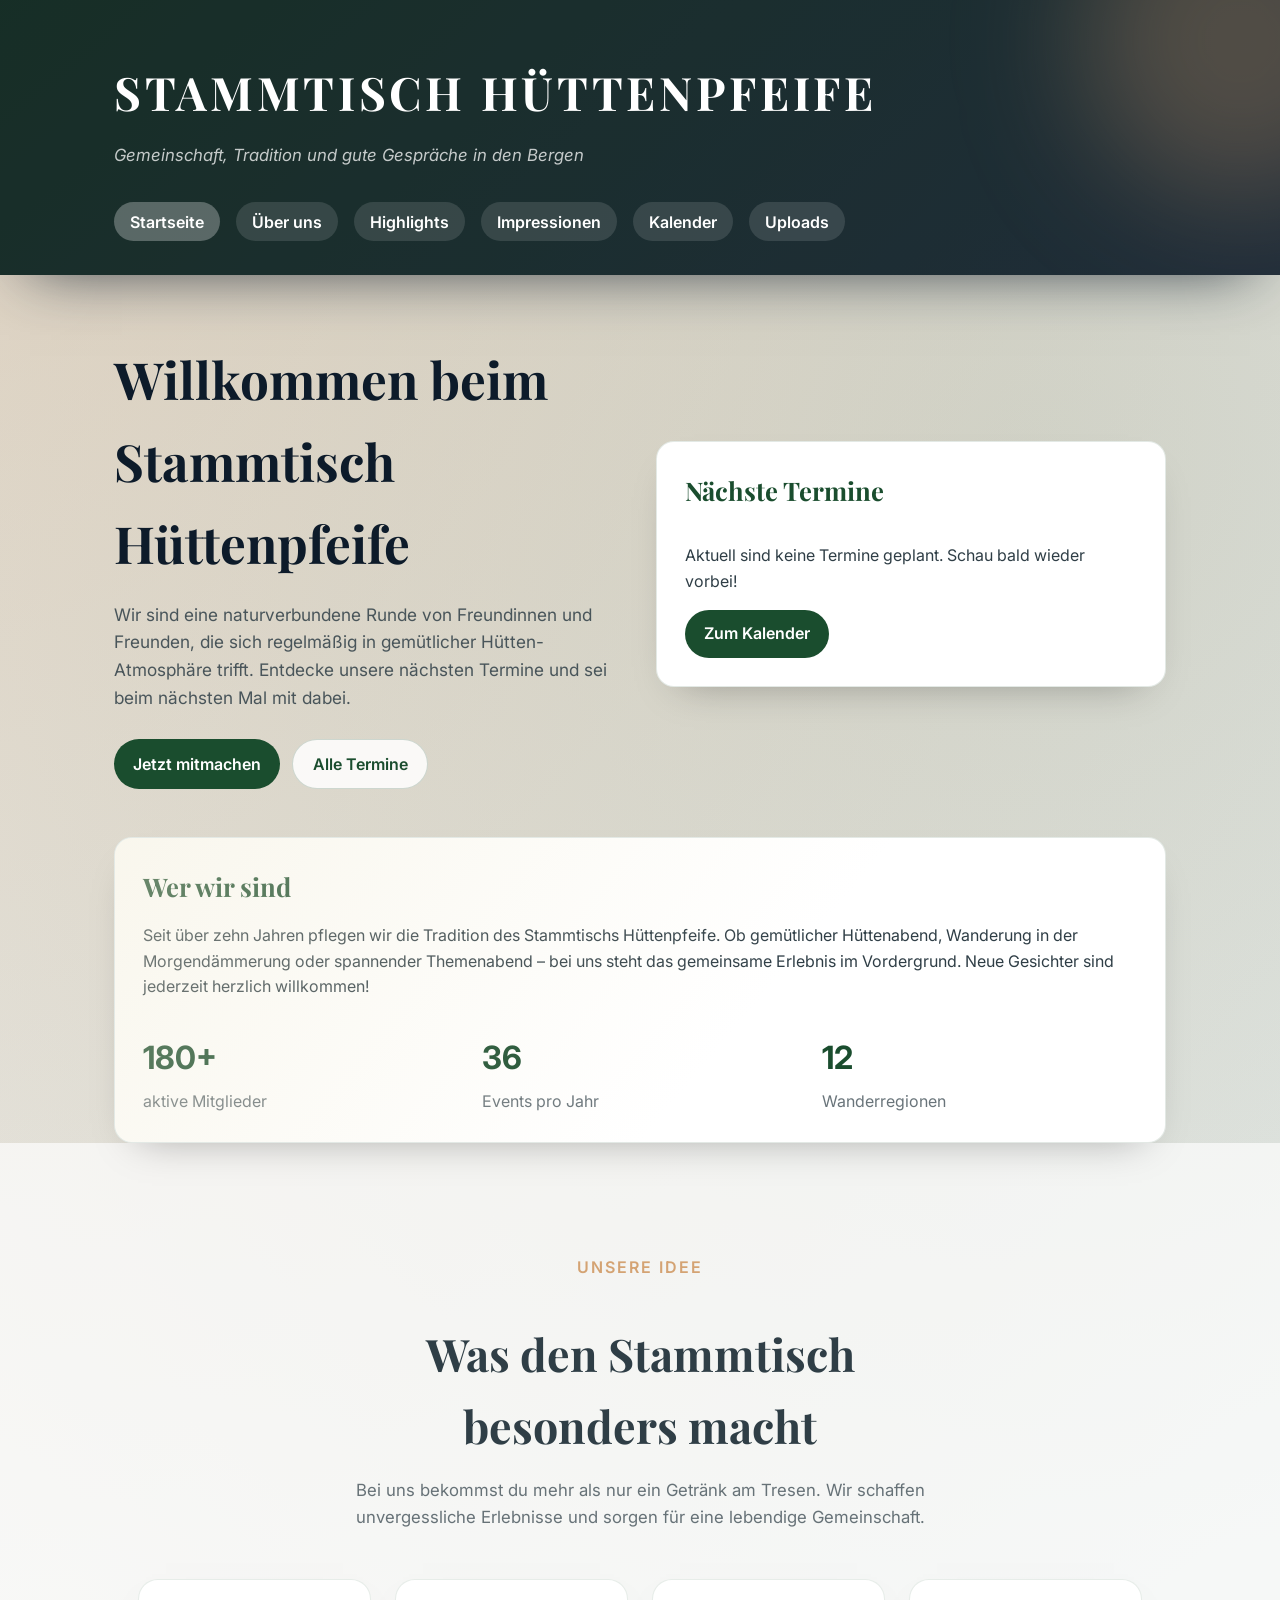
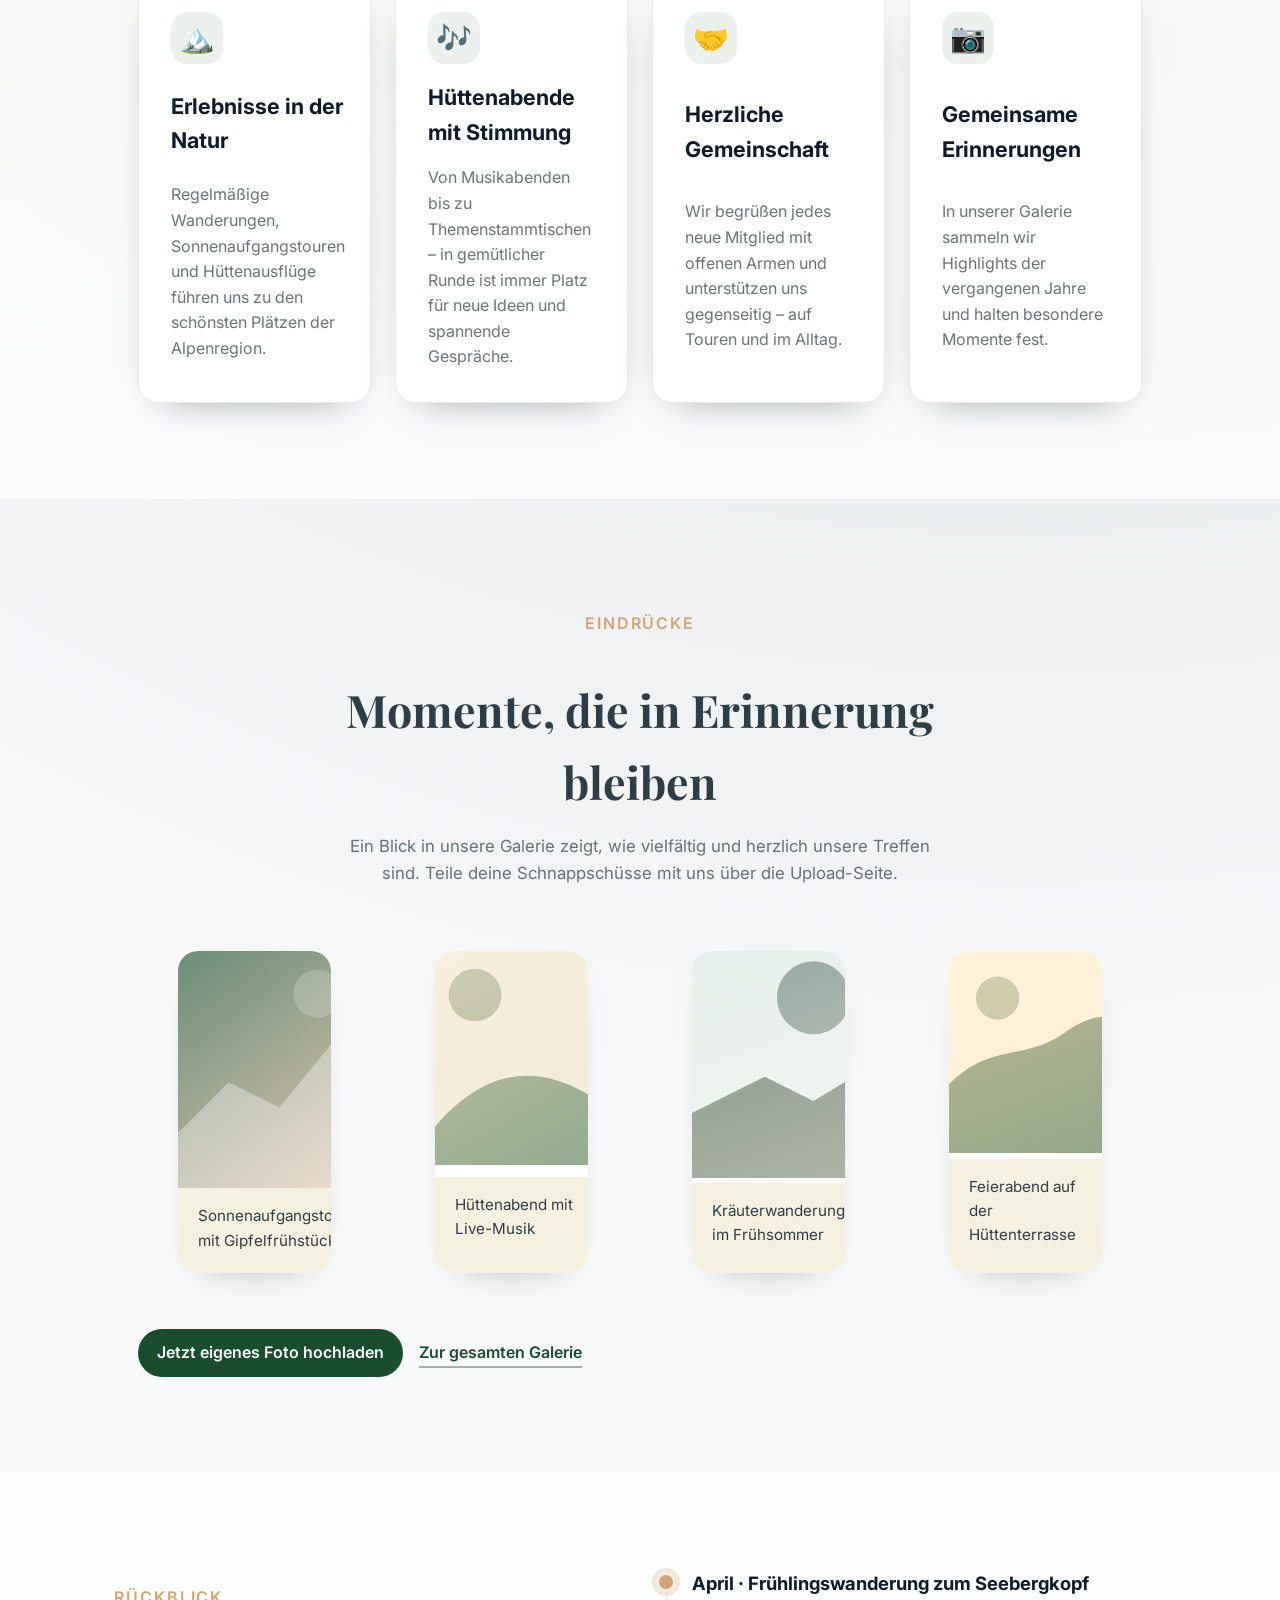
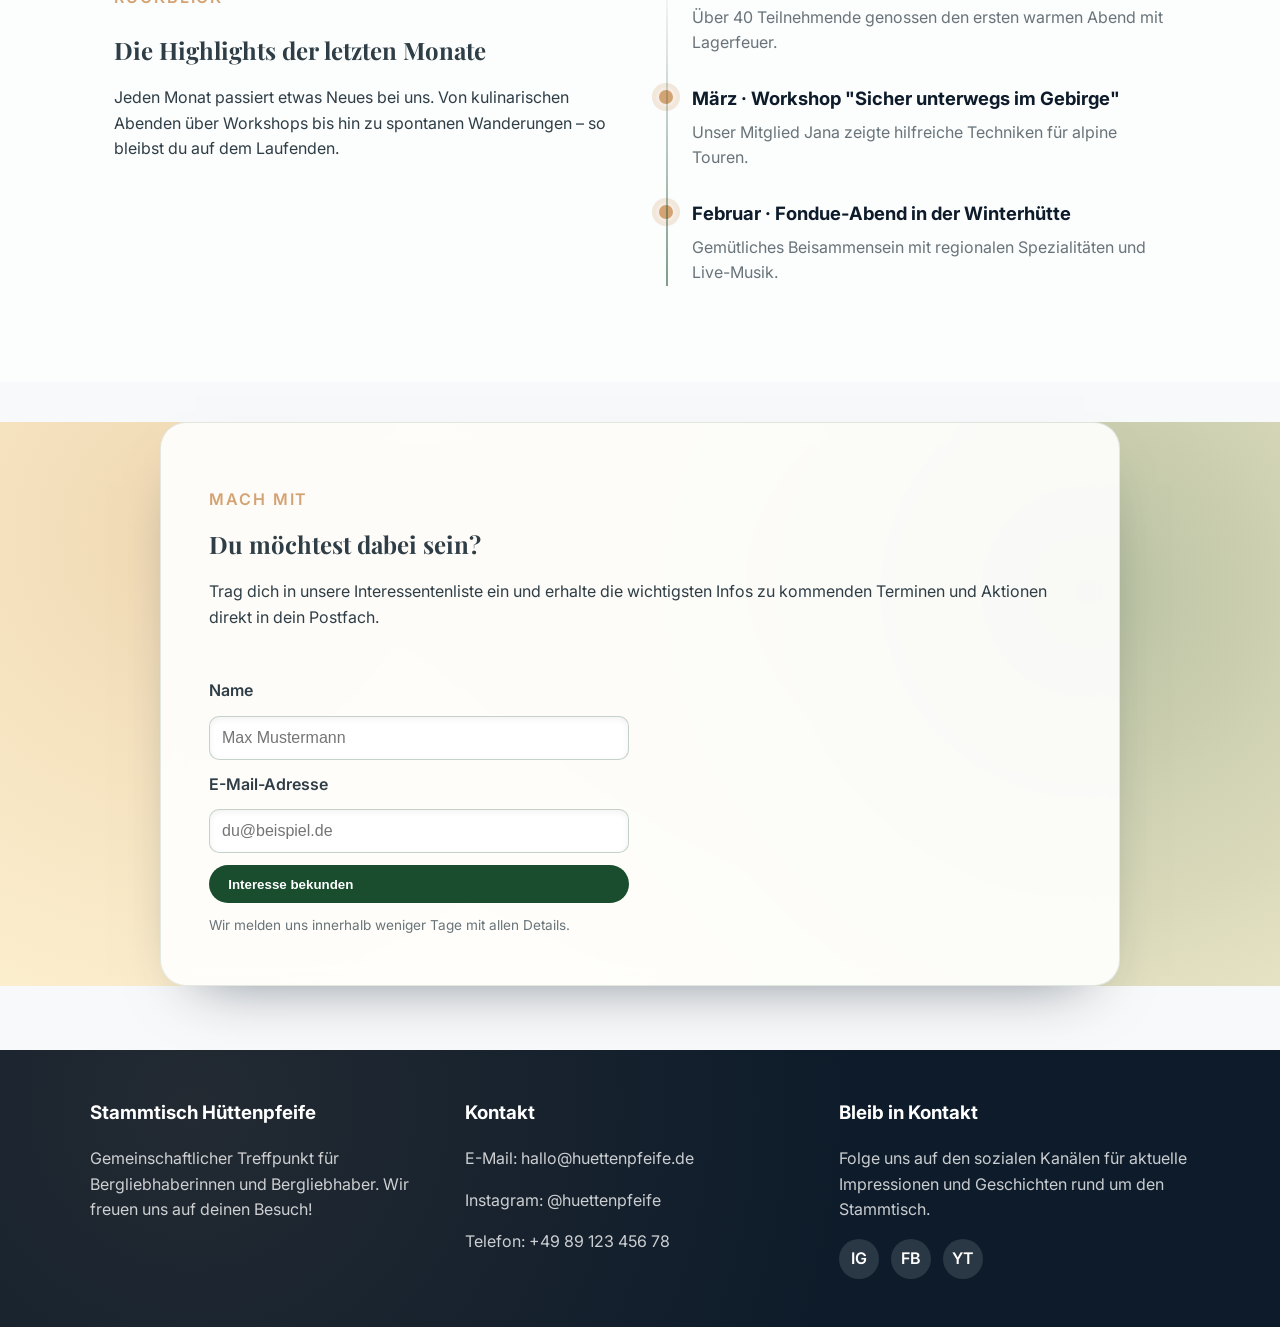
<file: index.html>
<!DOCTYPE html>
<html lang="de">
  <head>
    <meta charset="utf-8" />
    <meta name="viewport" content="width=device-width, initial-scale=1" />
    <title>Stammtisch Hüttenpfeife</title>
    <link
      rel="preconnect"
      href="https://fonts.googleapis.com"
    />
    <link
      rel="preconnect"
      href="https://fonts.gstatic.com"
      crossorigin
    />
    <link
      href="https://fonts.googleapis.com/css2?family=Inter:wght@400;500;600;700&family=Playfair+Display:wght@600;700&display=swap"
      rel="stylesheet"
    />
    <link rel="stylesheet" href="assets/css/styles.css" />
  </head>
  <body>
    <header>
      <div class="container">
        <div>
          <div class="logo">Stammtisch Hüttenpfeife</div>
          <p class="tagline">Gemeinschaft, Tradition und gute Gespräche in den Bergen</p>
        </div>
        <nav>
          <ul>
            <li><a class="active" href="#start">Startseite</a></li>
            <li><a href="#ueber-uns">Über uns</a></li>
            <li><a href="#highlights">Highlights</a></li>
            <li><a href="#impressionen">Impressionen</a></li>
            <li><a href="kalender.html">Kalender</a></li>
            <li><a href="upload.html">Uploads</a></li>
          </ul>
        </nav>
      </div>
    </header>

    <main id="start">
      <div class="container">
        <section class="hero">
          <div class="hero-text">
            <h1>Willkommen beim Stammtisch Hüttenpfeife</h1>
            <p>
              Wir sind eine naturverbundene Runde von Freundinnen und Freunden, die
              sich regelmäßig in gemütlicher Hütten-Atmosphäre trifft. Entdecke
              unsere nächsten Termine und sei beim nächsten Mal mit dabei.
            </p>
            <div class="hero-actions">
              <a class="button" href="#mitglied-werden">Jetzt mitmachen</a>
              <a class="button button-secondary" href="kalender.html">Alle Termine</a>
            </div>
          </div>
          <div class="card">
            <h2>Nächste Termine</h2>
            <div class="events-list" aria-live="polite">
              <p>Termine werden geladen …</p>
            </div>
            <a class="button" href="kalender.html">Zum Kalender</a>
          </div>
        </section>

        <section id="ueber-uns" class="card focus-card">
          <h2>Wer wir sind</h2>
          <p>
            Seit über zehn Jahren pflegen wir die Tradition des Stammtischs
            Hüttenpfeife. Ob gemütlicher Hüttenabend, Wanderung in der Morgendämmerung
            oder spannender Themenabend – bei uns steht das gemeinsame Erlebnis im
            Vordergrund. Neue Gesichter sind jederzeit herzlich willkommen!
          </p>
          <div class="stats-grid" aria-label="Stammtisch in Zahlen">
            <div>
              <span class="stat-number">180+</span>
              <span class="stat-label">aktive Mitglieder</span>
            </div>
            <div>
              <span class="stat-number">36</span>
              <span class="stat-label">Events pro Jahr</span>
            </div>
            <div>
              <span class="stat-number">12</span>
              <span class="stat-label">Wanderregionen</span>
            </div>
          </div>
        </section>
      </div>

      <section id="highlights" class="section section-alt">
        <div class="container">
          <div class="section-header">
            <p class="eyebrow">Unsere Idee</p>
            <h2>Was den Stammtisch besonders macht</h2>
            <p class="section-lead">
              Bei uns bekommst du mehr als nur ein Getränk am Tresen. Wir schaffen
              unvergessliche Erlebnisse und sorgen für eine lebendige Gemeinschaft.
            </p>
          </div>
          <div class="feature-grid">
            <article class="feature-card">
              <div class="feature-icon" aria-hidden="true">🏔️</div>
              <h3>Erlebnisse in der Natur</h3>
              <p>
                Regelmäßige Wanderungen, Sonnenaufgangstouren und Hüttenausflüge führen uns
                zu den schönsten Plätzen der Alpenregion.
              </p>
            </article>
            <article class="feature-card">
              <div class="feature-icon" aria-hidden="true">🎶</div>
              <h3>Hüttenabende mit Stimmung</h3>
              <p>
                Von Musikabenden bis zu Themenstammtischen – in gemütlicher Runde ist immer
                Platz für neue Ideen und spannende Gespräche.
              </p>
            </article>
            <article class="feature-card">
              <div class="feature-icon" aria-hidden="true">🤝</div>
              <h3>Herzliche Gemeinschaft</h3>
              <p>
                Wir begrüßen jedes neue Mitglied mit offenen Armen und unterstützen uns
                gegenseitig – auf Touren und im Alltag.
              </p>
            </article>
            <article class="feature-card">
              <div class="feature-icon" aria-hidden="true">📷</div>
              <h3>Gemeinsame Erinnerungen</h3>
              <p>
                In unserer Galerie sammeln wir Highlights der vergangenen Jahre und halten
                besondere Momente fest.
              </p>
            </article>
          </div>
        </div>
      </section>

      <section id="impressionen" class="section">
        <div class="container">
          <div class="section-header">
            <p class="eyebrow">Eindrücke</p>
            <h2>Momente, die in Erinnerung bleiben</h2>
            <p class="section-lead">
              Ein Blick in unsere Galerie zeigt, wie vielfältig und herzlich unsere Treffen
              sind. Teile deine Schnappschüsse mit uns über die Upload-Seite.
            </p>
          </div>
          <div class="masonry">
            <figure class="masonry-item">
              <div class="masonry-photo" role="img" aria-label="Gruppe beim Sonnenaufgang in den Bergen"></div>
              <figcaption>Sonnenaufgangstour mit Gipfelfrühstück</figcaption>
            </figure>
            <figure class="masonry-item">
              <div class="masonry-photo" role="img" aria-label="Gemütlicher Hüttenabend"></div>
              <figcaption>Hüttenabend mit Live-Musik</figcaption>
            </figure>
            <figure class="masonry-item">
              <div class="masonry-photo" role="img" aria-label="Wandergruppe im Wald"></div>
              <figcaption>Kräuterwanderung im Frühsommer</figcaption>
            </figure>
            <figure class="masonry-item">
              <div class="masonry-photo" role="img" aria-label="Freunde stoßen an"></div>
              <figcaption>Feierabend auf der Hüttenterrasse</figcaption>
            </figure>
          </div>
          <div class="section-cta">
            <a class="button" href="upload.html">Jetzt eigenes Foto hochladen</a>
            <a class="link" href="upload.html#galerie">Zur gesamten Galerie</a>
          </div>
        </div>
      </section>

      <section class="section section-alt">
        <div class="container timeline">
          <div class="timeline-info">
            <p class="eyebrow">Rückblick</p>
            <h2>Die Highlights der letzten Monate</h2>
            <p>
              Jeden Monat passiert etwas Neues bei uns. Von kulinarischen Abenden über
              Workshops bis hin zu spontanen Wanderungen – so bleibst du auf dem Laufenden.
            </p>
          </div>
          <ol class="timeline-list">
            <li>
              <div class="timeline-dot" aria-hidden="true"></div>
              <div>
                <h3>April · Frühlingswanderung zum Seebergkopf</h3>
                <p>Über 40 Teilnehmende genossen den ersten warmen Abend mit Lagerfeuer.</p>
              </div>
            </li>
            <li>
              <div class="timeline-dot" aria-hidden="true"></div>
              <div>
                <h3>März · Workshop "Sicher unterwegs im Gebirge"</h3>
                <p>Unser Mitglied Jana zeigte hilfreiche Techniken für alpine Touren.</p>
              </div>
            </li>
            <li>
              <div class="timeline-dot" aria-hidden="true"></div>
              <div>
                <h3>Februar · Fondue-Abend in der Winterhütte</h3>
                <p>Gemütliches Beisammensein mit regionalen Spezialitäten und Live-Musik.</p>
              </div>
            </li>
          </ol>
        </div>
      </section>

      <section id="mitglied-werden" class="section section-cta">
        <div class="container join-card">
          <div>
            <p class="eyebrow">Mach mit</p>
            <h2>Du möchtest dabei sein?</h2>
            <p>
              Trag dich in unsere Interessentenliste ein und erhalte die wichtigsten Infos
              zu kommenden Terminen und Aktionen direkt in dein Postfach.
            </p>
          </div>
          <form class="join-form">
            <label for="join-name">Name</label>
            <input id="join-name" name="name" type="text" placeholder="Max Mustermann" required />
            <label for="join-email">E-Mail-Adresse</label>
            <input id="join-email" name="email" type="email" placeholder="du@beispiel.de" required />
            <button class="button" type="submit">Interesse bekunden</button>
            <p class="form-hint">Wir melden uns innerhalb weniger Tage mit allen Details.</p>
          </form>
        </div>
      </section>
    </main>

    <footer>
      <div class="container footer-grid">
        <div>
          <h3>Stammtisch Hüttenpfeife</h3>
          <p>
            Gemeinschaftlicher Treffpunkt für Bergliebhaberinnen und Bergliebhaber.
            Wir freuen uns auf deinen Besuch!
          </p>
        </div>
        <div>
          <h3>Kontakt</h3>
          <p>E-Mail: <a href="mailto:hallo@huettenpfeife.de">hallo@huettenpfeife.de</a></p>
          <p>Instagram: <a href="https://instagram.com/huettenpfeife">@huettenpfeife</a></p>
          <p>Telefon: <a href="tel:+498912345678">+49 89 123 456 78</a></p>
        </div>
        <div>
          <h3>Bleib in Kontakt</h3>
          <p>
            Folge uns auf den sozialen Kanälen für aktuelle Impressionen und
            Geschichten rund um den Stammtisch.
          </p>
          <div class="social-links">
            <a href="https://instagram.com/huettenpfeife" aria-label="Instagram">
              <span>IG</span>
            </a>
            <a href="https://facebook.com/huettenpfeife" aria-label="Facebook">
              <span>FB</span>
            </a>
            <a href="https://youtube.com/huettenpfeife" aria-label="YouTube">
              <span>YT</span>
            </a>
          </div>
        </div>
      </div>
    </footer>

    <script type="module" src="assets/js/home.js"></script>
  </body>
</html>
</file>
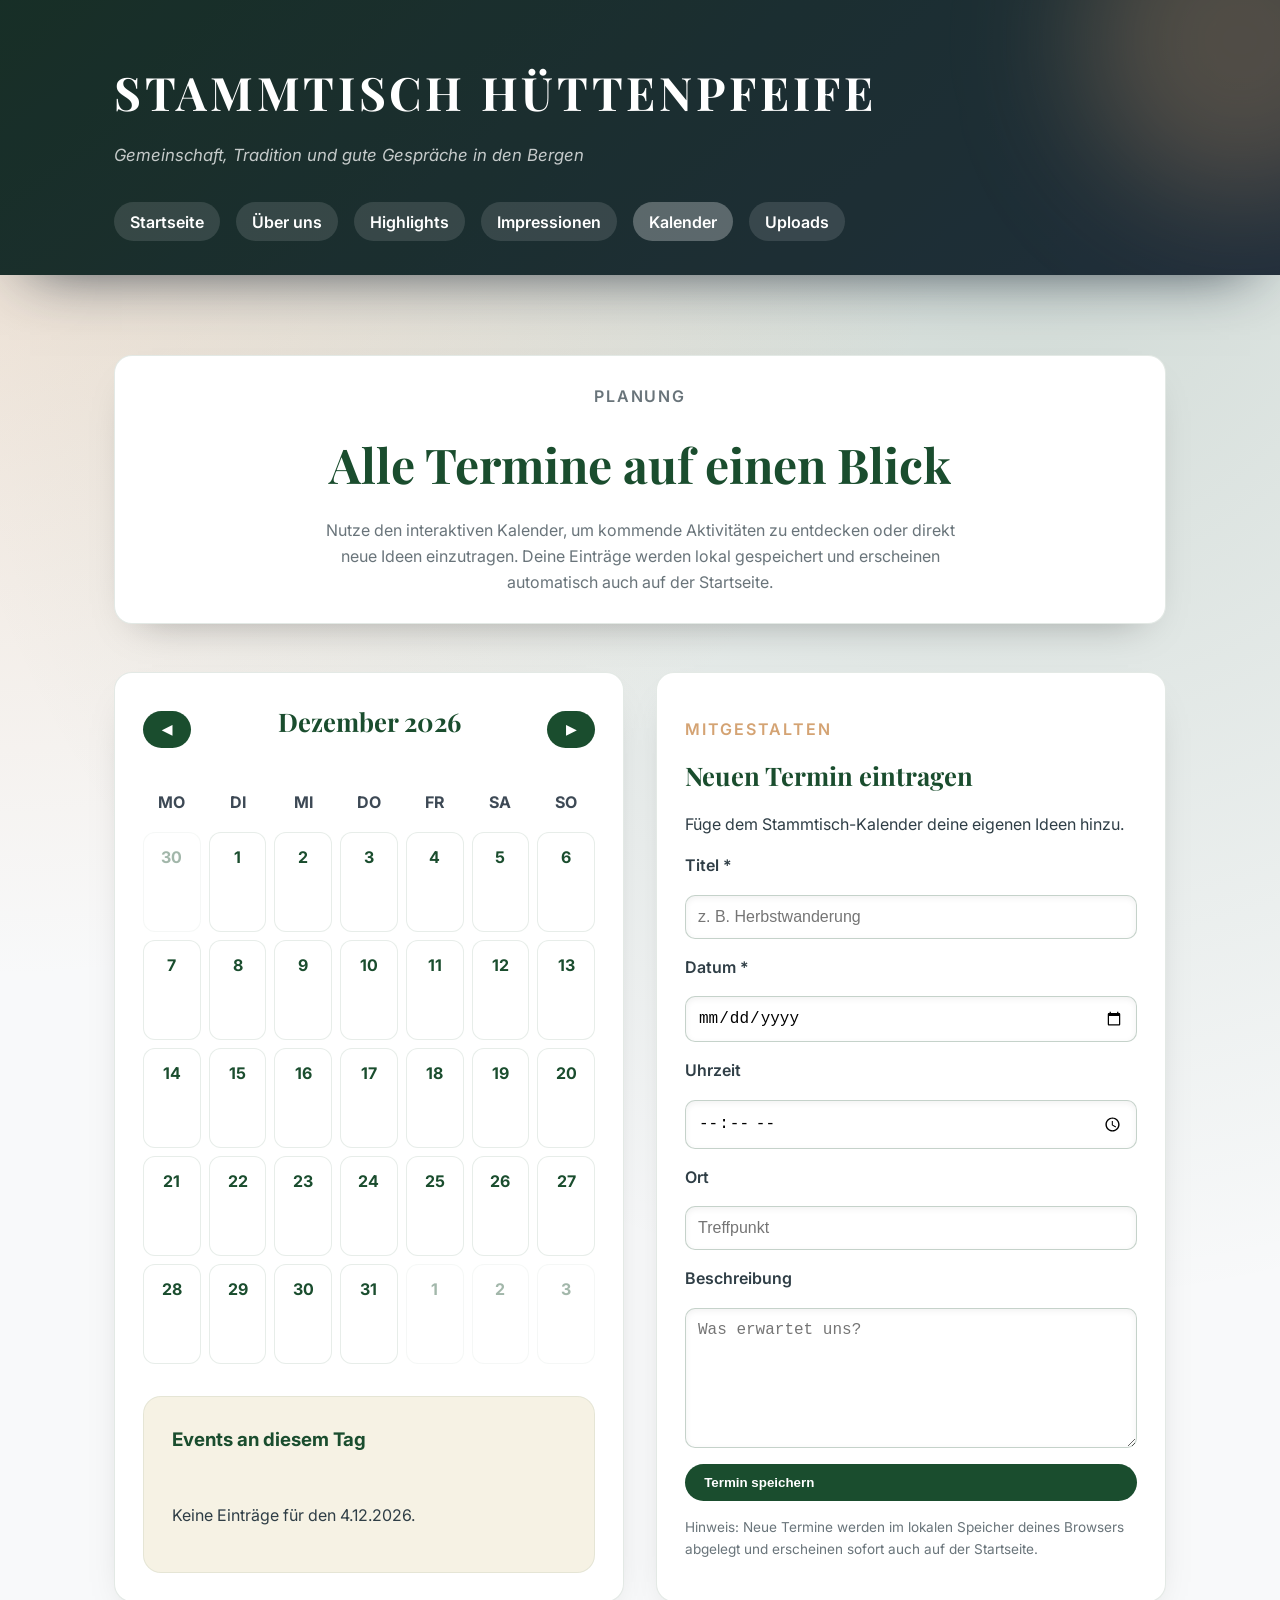
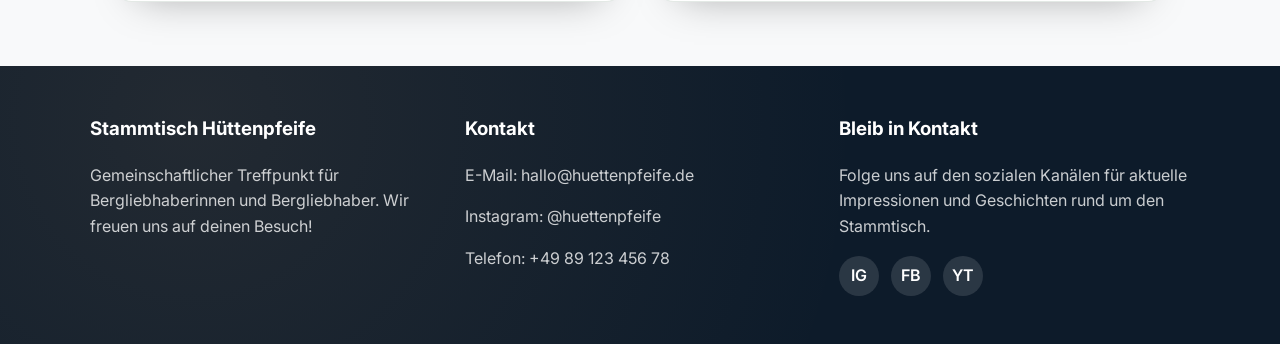
<file: kalender.html>
<!DOCTYPE html>
<html lang="de">
  <head>
    <meta charset="utf-8" />
    <meta name="viewport" content="width=device-width, initial-scale=1" />
    <title>Event-Kalender · Stammtisch Hüttenpfeife</title>
    <link rel="preconnect" href="https://fonts.googleapis.com" />
    <link rel="preconnect" href="https://fonts.gstatic.com" crossorigin />
    <link
      href="https://fonts.googleapis.com/css2?family=Inter:wght@400;500;600;700&family=Playfair+Display:wght@600;700&display=swap"
      rel="stylesheet"
    />
    <link rel="stylesheet" href="assets/css/styles.css" />
  </head>
  <body>
    <header>
      <div class="container">
        <div>
          <div class="logo">Stammtisch Hüttenpfeife</div>
          <p class="tagline">Gemeinschaft, Tradition und gute Gespräche in den Bergen</p>
        </div>
        <nav>
          <ul>
            <li><a href="index.html#start">Startseite</a></li>
            <li><a href="index.html#ueber-uns">Über uns</a></li>
            <li><a href="index.html#highlights">Highlights</a></li>
            <li><a href="index.html#impressionen">Impressionen</a></li>
            <li><a class="active" href="kalender.html">Kalender</a></li>
            <li><a href="upload.html">Uploads</a></li>
          </ul>
        </nav>
      </div>
    </header>

    <main>
      <div class="container">
        <section class="card intro-card">
          <p class="eyebrow">Planung</p>
          <h1>Alle Termine auf einen Blick</h1>
          <p>
            Nutze den interaktiven Kalender, um kommende Aktivitäten zu entdecken oder direkt
            neue Ideen einzutragen. Deine Einträge werden lokal gespeichert und erscheinen
            automatisch auch auf der Startseite.
          </p>
        </section>

        <div class="calendar-layout">
          <section class="card">
            <div class="calendar-controls">
              <button id="prev-month" class="button" type="button" aria-label="Vorheriger Monat">◀︎</button>
              <h2 id="month-label" class="calendar-title" aria-live="polite"></h2>
              <button id="next-month" class="button" type="button" aria-label="Nächster Monat">▶︎</button>
            </div>
            <div class="calendar-grid" role="grid" aria-live="polite"></div>
            <div class="card day-events">
              <h3>Events an diesem Tag</h3>
              <div class="event-list" aria-live="polite"></div>
            </div>
          </section>

          <section class="card">
            <p class="eyebrow">Mitgestalten</p>
            <h2>Neuen Termin eintragen</h2>
            <p>Füge dem Stammtisch-Kalender deine eigenen Ideen hinzu.</p>
            <form id="event-form">
              <label for="title">Titel *</label>
              <input id="title" name="title" type="text" required placeholder="z. B. Herbstwanderung" />

              <label for="date">Datum *</label>
              <input id="date" name="date" type="date" required />

              <label for="time">Uhrzeit</label>
              <input id="time" name="time" type="time" />

              <label for="location">Ort</label>
              <input id="location" name="location" type="text" placeholder="Treffpunkt" />

              <label for="description">Beschreibung</label>
              <textarea id="description" name="description" rows="3" placeholder="Was erwartet uns?"></textarea>

              <button class="button" type="submit">Termin speichern</button>
            </form>
            <p class="form-hint" style="margin-top: 1rem;">
              Hinweis: Neue Termine werden im lokalen Speicher deines Browsers abgelegt und
              erscheinen sofort auch auf der Startseite.
            </p>
          </section>
        </div>
      </div>
    </main>

    <footer>
      <div class="container footer-grid">
        <div>
          <h3>Stammtisch Hüttenpfeife</h3>
          <p>
            Gemeinschaftlicher Treffpunkt für Bergliebhaberinnen und Bergliebhaber. Wir freuen
            uns auf deinen Besuch!
          </p>
        </div>
        <div>
          <h3>Kontakt</h3>
          <p>E-Mail: <a href="mailto:hallo@huettenpfeife.de">hallo@huettenpfeife.de</a></p>
          <p>Instagram: <a href="https://instagram.com/huettenpfeife">@huettenpfeife</a></p>
          <p>Telefon: <a href="tel:+498912345678">+49 89 123 456 78</a></p>
        </div>
        <div>
          <h3>Bleib in Kontakt</h3>
          <p>
            Folge uns auf den sozialen Kanälen für aktuelle Impressionen und Geschichten rund um
            den Stammtisch.
          </p>
          <div class="social-links">
            <a href="https://instagram.com/huettenpfeife" aria-label="Instagram"><span>IG</span></a>
            <a href="https://facebook.com/huettenpfeife" aria-label="Facebook"><span>FB</span></a>
            <a href="https://youtube.com/huettenpfeife" aria-label="YouTube"><span>YT</span></a>
          </div>
        </div>
      </div>
    </footer>

    <script type="module" src="assets/js/calendar.js"></script>
  </body>
</html>
</file>
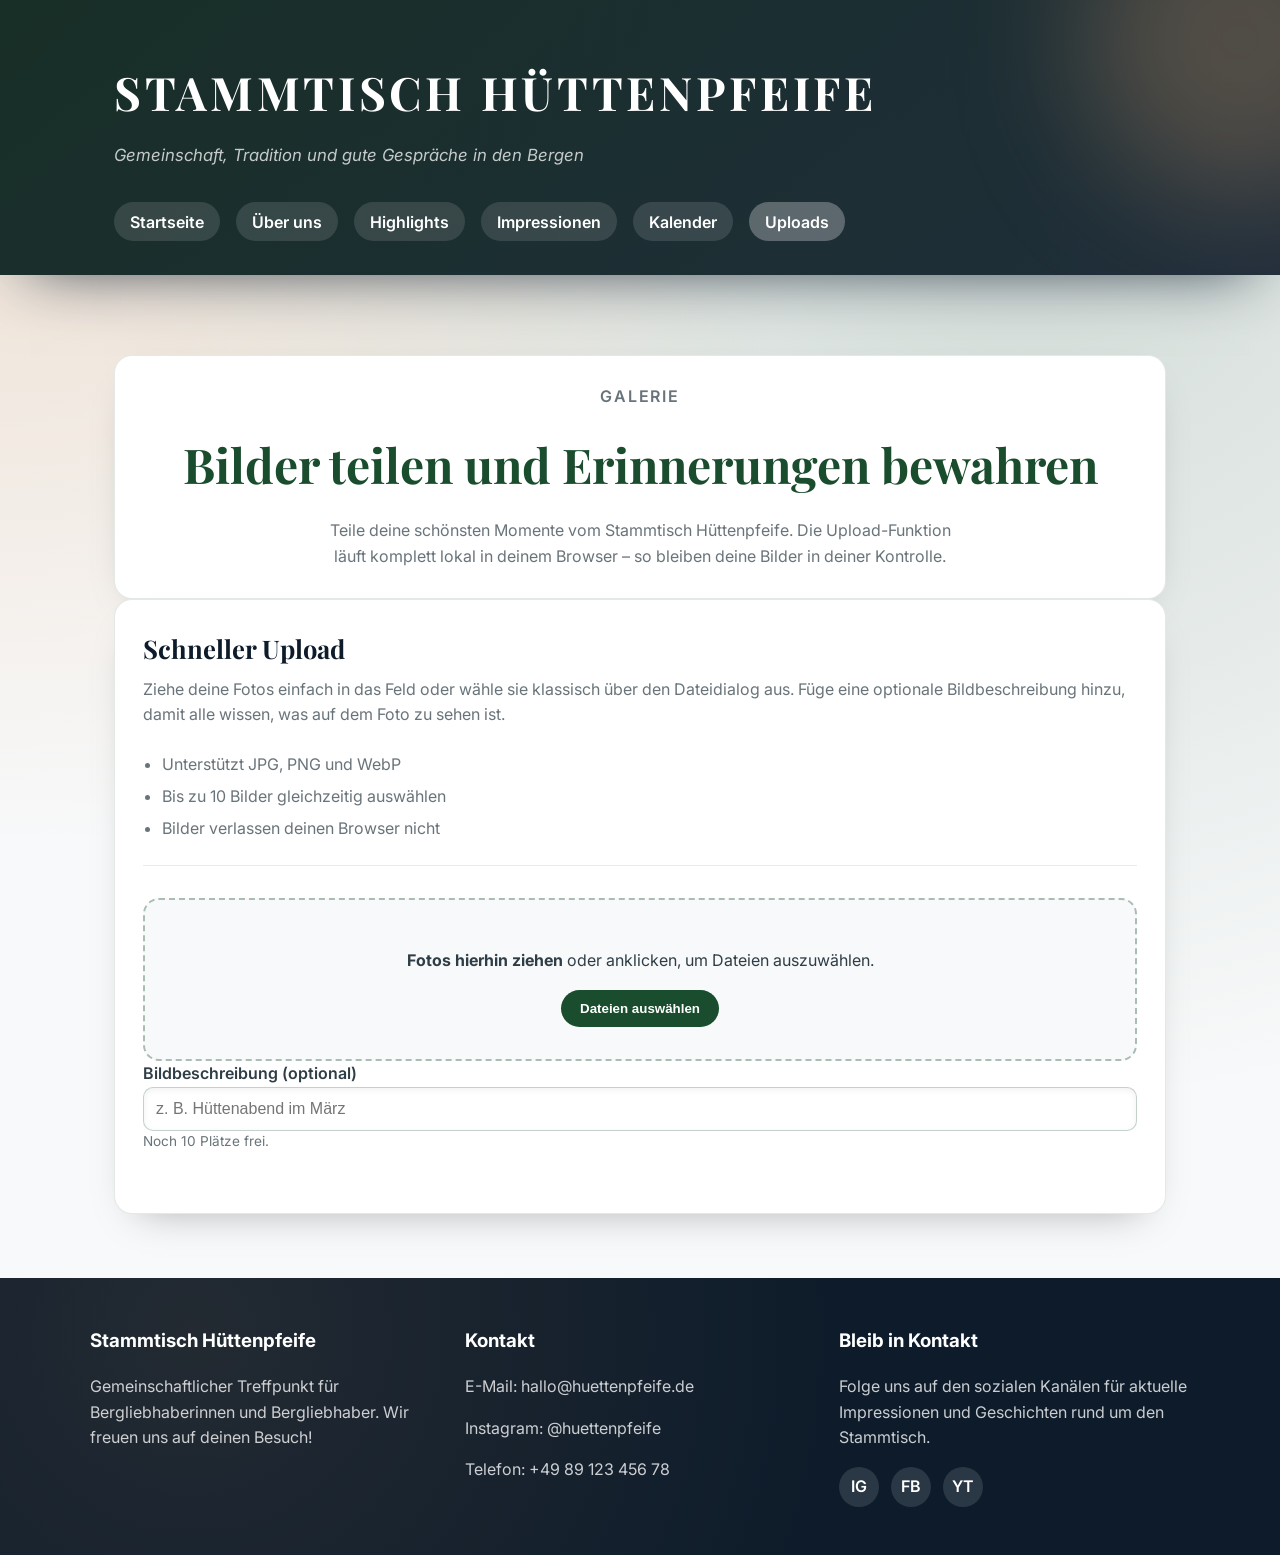
<file: upload.html>
<!DOCTYPE html>
<html lang="de">
  <head>
    <meta charset="utf-8" />
    <meta name="viewport" content="width=device-width, initial-scale=1" />
    <title>Bilder hochladen · Stammtisch Hüttenpfeife</title>
    <link rel="preconnect" href="https://fonts.googleapis.com" />
    <link rel="preconnect" href="https://fonts.gstatic.com" crossorigin />
    <link
      href="https://fonts.googleapis.com/css2?family=Inter:wght@400;500;600;700&family=Playfair+Display:wght@600;700&display=swap"
      rel="stylesheet"
    />
    <link rel="stylesheet" href="assets/css/styles.css" />
  </head>
  <body>
    <header>
      <div class="container">
        <div>
          <div class="logo">Stammtisch Hüttenpfeife</div>
          <p class="tagline">Gemeinschaft, Tradition und gute Gespräche in den Bergen</p>
        </div>
        <nav>
          <ul>
            <li><a href="index.html#start">Startseite</a></li>
            <li><a href="index.html#ueber-uns">Über uns</a></li>
            <li><a href="index.html#highlights">Highlights</a></li>
            <li><a href="index.html#impressionen">Impressionen</a></li>
            <li><a href="kalender.html">Kalender</a></li>
            <li><a class="active" href="upload.html">Uploads</a></li>
          </ul>
        </nav>
      </div>
    </header>

    <main>
      <div class="container">
        <section class="card intro-card">
          <p class="eyebrow">Galerie</p>
          <h1>Bilder teilen und Erinnerungen bewahren</h1>
          <p>
            Teile deine schönsten Momente vom Stammtisch Hüttenpfeife. Die Upload-Funktion läuft
            komplett lokal in deinem Browser – so bleiben deine Bilder in deiner Kontrolle.
          </p>
        </section>

        <section id="galerie" class="card">
          <div class="upload-guidelines">
            <div>
              <h2>Schneller Upload</h2>
              <p>
                Ziehe deine Fotos einfach in das Feld oder wähle sie klassisch über den
                Dateidialog aus. Füge eine optionale Bildbeschreibung hinzu, damit alle wissen,
                was auf dem Foto zu sehen ist.
              </p>
            </div>
            <ul>
              <li>Unterstützt JPG, PNG und WebP</li>
              <li>Bis zu 10 Bilder gleichzeitig auswählen</li>
              <li>Bilder verlassen deinen Browser nicht</li>
            </ul>
          </div>

          <div id="upload-area" class="upload-area" role="button" aria-label="Bilder hochladen">
            <p><strong>Fotos hierhin ziehen</strong> oder anklicken, um Dateien auszuwählen.</p>
            <button id="upload-button" class="button" type="button">Dateien auswählen</button>
            <input id="file-input" type="file" accept="image/*" multiple hidden />
          </div>

          <label for="caption">Bildbeschreibung (optional)</label>
          <input id="caption" type="text" placeholder="z. B. Hüttenabend im März" />

          <p class="form-hint upload-feedback" aria-live="polite"></p>

          <div class="preview-grid" aria-live="polite"></div>
        </section>
      </div>
    </main>

    <footer>
      <div class="container footer-grid">
        <div>
          <h3>Stammtisch Hüttenpfeife</h3>
          <p>
            Gemeinschaftlicher Treffpunkt für Bergliebhaberinnen und Bergliebhaber. Wir freuen
            uns auf deinen Besuch!
          </p>
        </div>
        <div>
          <h3>Kontakt</h3>
          <p>E-Mail: <a href="mailto:hallo@huettenpfeife.de">hallo@huettenpfeife.de</a></p>
          <p>Instagram: <a href="https://instagram.com/huettenpfeife">@huettenpfeife</a></p>
          <p>Telefon: <a href="tel:+498912345678">+49 89 123 456 78</a></p>
        </div>
        <div>
          <h3>Bleib in Kontakt</h3>
          <p>
            Folge uns auf den sozialen Kanälen für aktuelle Impressionen und Geschichten rund um
            den Stammtisch.
          </p>
          <div class="social-links">
            <a href="https://instagram.com/huettenpfeife" aria-label="Instagram"><span>IG</span></a>
            <a href="https://facebook.com/huettenpfeife" aria-label="Facebook"><span>FB</span></a>
            <a href="https://youtube.com/huettenpfeife" aria-label="YouTube"><span>YT</span></a>
          </div>
        </div>
      </div>
    </footer>

    <script src="assets/js/upload.js" type="module"></script>
  </body>
</html>
</file>
<file: assets/css/styles.css>
:root {
  --primary: #1a4d2e;
  --primary-dark: #12311d;
  --secondary: #d4a373;
  --accent: #f0ead2;
  --accent-strong: #fff5d6;
  --dark: #0d1b2a;
  --light: #f8f9fa;
  --surface: rgba(255, 255, 255, 0.85);
  --text: #2f3e46;
  --muted: rgba(47, 62, 70, 0.72);
  --max-width: 1100px;
  font-family: 'Inter', system-ui, -apple-system, BlinkMacSystemFont, 'Segoe UI', sans-serif;
}

html {
  scroll-behavior: smooth;
}

* {
  box-sizing: border-box;
}

body {
  margin: 0;
  background: radial-gradient(circle at top left, rgba(212, 163, 115, 0.35), transparent 42%),
    radial-gradient(circle at 80% 10%, rgba(26, 77, 46, 0.18), transparent 55%),
    var(--light);
  color: var(--text);
  font-family: inherit;
  line-height: 1.6;
}

a {
  color: inherit;
  text-decoration: none;
}

a:hover {
  text-decoration: underline;
}

header {
  background: linear-gradient(140deg, rgba(18, 49, 29, 0.95), rgba(13, 27, 42, 0.85));
  color: white;
  padding: 3.5rem 1.5rem 2.5rem;
  position: relative;
  overflow: hidden;
  box-shadow: 0 22px 60px -30px rgba(13, 27, 42, 0.85);
}

header::after {
  content: '';
  position: absolute;
  inset: 0;
  background: rgba(13, 27, 42, 0.35);
  z-index: 0;
}

header::before {
  content: '';
  position: absolute;
  width: 320px;
  height: 320px;
  border-radius: 50%;
  background: rgba(212, 163, 115, 0.45);
  filter: blur(60px);
  top: -120px;
  right: -120px;
  z-index: 0;
}

header .container {
  position: relative;
  z-index: 1;
  display: flex;
  justify-content: space-between;
  align-items: center;
  flex-wrap: wrap;
  gap: 1.5rem;
}

.logo {
  font-family: 'Playfair Display', serif;
  font-size: clamp(2rem, 3.6vw, 3rem);
  font-weight: 700;
  letter-spacing: 0.08em;
  text-transform: uppercase;
}

.tagline {
  font-style: italic;
  margin-top: 0.75rem;
  color: rgba(255, 255, 255, 0.75);
  font-size: 1.05rem;
}

nav ul {
  display: flex;
  flex-wrap: wrap;
  gap: 1rem;
  list-style: none;
  margin: 0;
  padding: 0;
}

nav a {
  padding: 0.6rem 1rem;
  border-radius: 999px;
  background: rgba(255, 255, 255, 0.12);
  color: white;
  transition: background 0.3s ease, transform 0.2s ease;
  font-weight: 600;
}

nav a.active,
nav a:hover {
  background: rgba(255, 255, 255, 0.28);
  transform: translateY(-2px);
}

main {
  padding: 2rem 0 4rem;
}

.container {
  max-width: var(--max-width);
  margin: 0 auto;
  padding: 0 1.5rem;
}

.hero {
  margin-top: 2rem;
  display: grid;
  gap: 2rem;
  grid-template-columns: repeat(auto-fit, minmax(260px, 1fr));
  align-items: center;
}

.hero-text h1 {
  margin: 0 0 1rem;
  font-size: clamp(2.4rem, 4vw, 3.2rem);
  color: var(--dark);
  font-family: 'Playfair Display', serif;
}

.hero-text p {
  margin: 0;
  font-size: 1.08rem;
  color: rgba(47, 62, 70, 0.85);
}

.hero-actions {
  margin-top: 1.75rem;
  display: flex;
  flex-wrap: wrap;
  gap: 0.75rem;
}

.card {
  background: white;
  border-radius: 18px;
  padding: 1.75rem;
  box-shadow: 0 18px 40px -24px rgba(0, 0, 0, 0.35);
  border: 1px solid rgba(26, 77, 46, 0.12);
  backdrop-filter: blur(6px);
}

.card h1,
.card h2 {
  margin-top: 0;
  margin-bottom: 1rem;
  font-family: 'Playfair Display', serif;
  color: var(--primary);
}

.card h1 {
  font-size: clamp(2rem, 3.8vw, 2.6rem);
}

.card h2 {
  font-size: 1.6rem;
}

.events-list {
  display: grid;
  gap: 1.25rem;
}

.event {
  background: rgba(240, 234, 210, 0.65);
  border-left: 4px solid var(--secondary);
  padding: 1rem 1.25rem;
  border-radius: 12px;
}

.event h3 {
  margin: 0 0 0.4rem;
  color: var(--dark);
}

.event time {
  display: block;
  font-weight: 600;
  margin-bottom: 0.4rem;
}

.event .meta {
  font-size: 0.95rem;
  color: rgba(47, 62, 70, 0.75);
}

.button {
  display: inline-flex;
  align-items: center;
  gap: 0.5rem;
  padding: 0.7rem 1.2rem;
  border-radius: 999px;
  background: var(--primary);
  color: white;
  border: none;
  font-weight: 600;
  cursor: pointer;
  transition: transform 0.2s ease, box-shadow 0.3s ease;
}

.button:hover {
  transform: translateY(-2px);
  box-shadow: 0 10px 20px -12px rgba(26, 77, 46, 0.7);
}

.button-secondary {
  background: rgba(255, 255, 255, 0.85);
  color: var(--primary);
  border: 1px solid rgba(26, 77, 46, 0.2);
}

.button-secondary:hover {
  box-shadow: 0 8px 20px -16px rgba(26, 77, 46, 0.75);
}

.link {
  color: var(--primary);
  font-weight: 600;
  position: relative;
}

.link::after {
  content: '';
  position: absolute;
  left: 0;
  bottom: -2px;
  width: 100%;
  height: 2px;
  background: currentColor;
  opacity: 0.4;
  transition: opacity 0.3s ease;
}

.link:hover::after {
  opacity: 1;
}

.focus-card {
  margin-top: 3rem;
  position: relative;
  overflow: hidden;
}

.focus-card::after {
  content: '';
  position: absolute;
  inset: 0;
  background: linear-gradient(130deg, rgba(240, 234, 210, 0.4), transparent 60%);
  pointer-events: none;
}

.stats-grid {
  margin-top: 2rem;
  display: grid;
  grid-template-columns: repeat(auto-fit, minmax(140px, 1fr));
  gap: 1.5rem;
}

.stats-grid div {
  display: grid;
  gap: 0.35rem;
}

.stat-number {
  font-size: 2rem;
  font-weight: 700;
  color: var(--primary);
}

.stat-label {
  color: var(--muted);
}

.section {
  padding: clamp(3rem, 8vw, 6rem) 0;
}

.section-alt {
  background: rgba(255, 255, 255, 0.68);
}

.section-header {
  max-width: 640px;
  margin: 0 auto 3rem;
  text-align: center;
  padding: 0 1.5rem;
}

.section-header h2 {
  font-family: 'Playfair Display', serif;
  font-size: clamp(2rem, 4vw, 2.8rem);
  margin-bottom: 1rem;
}

.section-lead {
  margin: 0;
  color: var(--muted);
  font-size: 1.05rem;
}

.eyebrow {
  text-transform: uppercase;
  letter-spacing: 0.12em;
  font-weight: 600;
  color: var(--secondary);
  margin-bottom: 0.75rem;
}

.feature-grid {
  display: grid;
  gap: 1.5rem;
  grid-template-columns: repeat(auto-fit, minmax(220px, 1fr));
  padding: 0 1.5rem;
}

.feature-card {
  background: white;
  border-radius: 20px;
  padding: 2rem;
  box-shadow: 0 16px 40px -28px rgba(13, 27, 42, 0.6);
  border: 1px solid rgba(26, 77, 46, 0.1);
  display: grid;
  gap: 1rem;
}

.feature-card h3 {
  margin: 0;
  font-size: 1.35rem;
  color: var(--dark);
}

.feature-card p {
  margin: 0;
  color: var(--muted);
}

.feature-icon {
  width: 52px;
  height: 52px;
  border-radius: 16px;
  display: grid;
  place-items: center;
  font-size: 1.8rem;
  background: rgba(26, 77, 46, 0.08);
}

.intro-card {
  margin-top: 3rem;
  text-align: center;
  display: grid;
  gap: 1rem;
}

.intro-card h1 {
  margin: 0;
  font-family: 'Playfair Display', serif;
  font-size: clamp(2.2rem, 4vw, 3rem);
}

.intro-card p {
  margin: 0 auto;
  max-width: 640px;
  color: var(--muted);
}

.calendar-layout {
  margin-top: 3rem;
  display: grid;
  gap: 2rem;
  grid-template-columns: repeat(auto-fit, minmax(280px, 1fr));
}

.calendar-title {
  margin: 0;
  text-transform: capitalize;
  font-family: 'Playfair Display', serif;
}

.day-events {
  margin-top: 2rem;
  background: rgba(240, 234, 210, 0.6);
  box-shadow: none;
  border: 1px solid rgba(26, 77, 46, 0.08);
}

.day-events h3 {
  margin-top: 0;
  color: var(--primary);
}

.masonry {
  display: grid;
  gap: 1.5rem;
  grid-template-columns: repeat(auto-fit, minmax(220px, 1fr));
  padding: 0 1.5rem;
}

.masonry-item {
  background: white;
  border-radius: 20px;
  overflow: hidden;
  box-shadow: 0 16px 40px -30px rgba(13, 27, 42, 0.5);
  display: grid;
  gap: 0;
}

.masonry-photo {
  aspect-ratio: 4 / 5;
  background: linear-gradient(140deg, rgba(26, 77, 46, 0.75), rgba(212, 163, 115, 0.55)),
    url('data:image/svg+xml,%3Csvg xmlns="http://www.w3.org/2000/svg" viewBox="0 0 300 400"%3E%3Cdefs%3E%3ClinearGradient id="a" x1="0%25" y1="0%25" x2="100%25" y2="100%25"%3E%3Cstop offset="0%25" stop-color="%23ffffff" stop-opacity="0.15"/%3E%3Cstop offset="100%25" stop-color="%23ffffff" stop-opacity="0.02"/%3E%3C/linearGradient%3E%3C/defs%3E%3Crect width="300" height="400" fill="url(%23a)"/%3E%3Cpath d="M0 300 L80 220 L160 260 L250 150 L300 180 L300 400 L0 400 Z" fill="rgba(255,255,255,0.35)"/%3E%3Ccircle cx="220" cy="80" r="38" fill="rgba(255,255,255,0.2)"/%3E%3C/svg%3E') center/cover;
  background-blend-mode: soft-light;
  position: relative;
}

.masonry-item:nth-child(2) .masonry-photo {
  background: linear-gradient(150deg, rgba(212, 163, 115, 0.75), rgba(26, 77, 46, 0.55)),
    url('data:image/svg+xml,%3Csvg xmlns="http://www.w3.org/2000/svg" viewBox="0 0 300 400"%3E%3Crect width="300" height="400" fill="%23f5ede1"/%3E%3Cpath d="M0 320 Q120 180 260 260 T300 400 L0 400 Z" fill="rgba(26,77,46,0.35)"/%3E%3Ccircle cx="70" cy="90" r="46" fill="rgba(26,77,46,0.25)"/%3E%3C/svg%3E') center/cover;
}

.masonry-item:nth-child(3) .masonry-photo {
  background: linear-gradient(160deg, rgba(13, 27, 42, 0.8), rgba(212, 163, 115, 0.4)),
    url('data:image/svg+xml,%3Csvg xmlns="http://www.w3.org/2000/svg" viewBox="0 0 300 400"%3E%3Crect width="300" height="400" fill="%23f0f5f2"/%3E%3Cpath d="M0 280 L120 220 L200 260 L300 200 L300 400 L0 400 Z" fill="rgba(18,49,29,0.35)"/%3E%3Ccircle cx="200" cy="90" r="60" fill="rgba(18,49,29,0.25)"/%3E%3C/svg%3E') center/cover;
}

.masonry-item:nth-child(4) .masonry-photo {
  background: linear-gradient(160deg, rgba(212, 163, 115, 0.85), rgba(26, 77, 46, 0.35)),
    url('data:image/svg+xml,%3Csvg xmlns="http://www.w3.org/2000/svg" viewBox="0 0 300 400"%3E%3Crect width="300" height="400" fill="%23fff1dc"/%3E%3Cpath d="M0 260 C80 180 140 220 220 160 C280 120 300 140 300 140 L300 400 L0 400 Z" fill="rgba(26,77,46,0.4)"/%3E%3Ccircle cx="90" cy="100" r="40" fill="rgba(26,77,46,0.25)"/%3E%3C/svg%3E') center/cover;
}

.masonry figcaption {
  padding: 1rem 1.25rem 1.25rem;
  font-size: 0.95rem;
  background: rgba(240, 234, 210, 0.65);
}

.section-cta {
  margin-top: 2.5rem;
  display: flex;
  flex-wrap: wrap;
  gap: 1rem;
  align-items: center;
  padding: 0 1.5rem;
}

.timeline {
  display: grid;
  gap: 2rem;
  align-items: start;
  grid-template-columns: repeat(auto-fit, minmax(260px, 1fr));
  padding: 0 1.5rem;
}

.timeline-info h2 {
  margin-bottom: 1rem;
  font-family: 'Playfair Display', serif;
}

.timeline-list {
  list-style: none;
  margin: 0;
  padding: 0;
  display: grid;
  gap: 1.75rem;
  position: relative;
}

.timeline-list::before {
  content: '';
  position: absolute;
  left: 10px;
  top: 0;
  bottom: 0;
  width: 2px;
  background: linear-gradient(180deg, rgba(26, 77, 46, 0), rgba(26, 77, 46, 0.55));
}

.timeline-list li {
  display: grid;
  grid-template-columns: 20px 1fr;
  gap: 1rem;
  align-items: start;
}

.timeline-dot {
  width: 20px;
  height: 20px;
  border-radius: 50%;
  background: var(--secondary);
  border: 3px solid rgba(255, 255, 255, 0.8);
  box-shadow: 0 0 0 4px rgba(212, 163, 115, 0.25);
  margin-top: 0.2rem;
}

.timeline-list h3 {
  margin: 0 0 0.4rem;
  font-size: 1.15rem;
  color: var(--dark);
}

.timeline-list p {
  margin: 0;
  color: var(--muted);
}

.section.section-cta {
  background: radial-gradient(circle at 15% 20%, rgba(212, 163, 115, 0.35), transparent 55%),
    radial-gradient(circle at 85% 30%, rgba(26, 77, 46, 0.3), transparent 60%),
    var(--accent-strong);
}

.join-card {
  max-width: 960px;
  margin: 0 auto;
  background: rgba(255, 255, 255, 0.9);
  border-radius: 26px;
  padding: clamp(2rem, 5vw, 3rem);
  display: grid;
  gap: 2rem;
  box-shadow: 0 26px 60px -36px rgba(13, 27, 42, 0.6);
  border: 1px solid rgba(26, 77, 46, 0.12);
  backdrop-filter: blur(10px);
}

.join-card h2 {
  margin: 0 0 1rem;
  font-family: 'Playfair Display', serif;
}

.join-form {
  display: grid;
  gap: 0.75rem;
  max-width: 420px;
}

.success-message {
  margin-top: 1.5rem;
  padding: 1rem 1.25rem;
  border-radius: 12px;
  background: rgba(26, 77, 46, 0.1);
  border: 1px solid rgba(26, 77, 46, 0.25);
  color: var(--primary-dark);
  font-weight: 600;
  box-shadow: inset 0 1px 0 rgba(255, 255, 255, 0.4);
}

form {
  display: grid;
  gap: 1rem;
}

label {
  font-weight: 600;
}

input[type='text'],
input[type='date'],
input[type='time'],
input[type='email'],
textarea {
  width: 100%;
  padding: 0.75rem;
  border-radius: 10px;
  border: 1px solid rgba(26, 77, 46, 0.25);
  background: white;
  font-size: 1rem;
  box-shadow: inset 0 2px 6px rgba(0, 0, 0, 0.06);
}

textarea {
  min-height: 140px;
  resize: vertical;
}

.join-form input {
  box-shadow: inset 0 2px 6px rgba(0, 0, 0, 0.06);
}

.form-hint {
  margin: 0;
  font-size: 0.85rem;
  color: var(--muted);
}

.gallery-grid {
  display: grid;
  grid-template-columns: repeat(auto-fit, minmax(180px, 1fr));
  gap: 1.5rem;
}

.upload-area {
  border: 2px dashed rgba(26, 77, 46, 0.35);
  border-radius: 16px;
  padding: 2rem;
  text-align: center;
  background: rgba(248, 249, 250, 0.9);
}

.upload-area.dragover {
  border-color: var(--primary);
  background: rgba(26, 77, 46, 0.1);
}

.upload-guidelines {
  display: grid;
  gap: 1.5rem;
  margin-bottom: 2rem;
  padding-bottom: 1.5rem;
  border-bottom: 1px solid rgba(26, 77, 46, 0.1);
}

.upload-guidelines h2 {
  margin: 0 0 0.5rem;
  font-family: 'Playfair Display', serif;
  color: var(--dark);
}

.upload-guidelines p {
  margin: 0;
  color: var(--muted);
}

.upload-guidelines ul {
  margin: 0;
  padding-left: 1.2rem;
  color: var(--muted);
  display: grid;
  gap: 0.4rem;
  list-style: disc;
}

.upload-feedback {
  min-height: 1.25rem;
}

.upload-feedback.error {
  color: #9d2c2c;
  font-weight: 600;
}

.preview-grid {
  margin-top: 2rem;
  display: grid;
  grid-template-columns: repeat(auto-fit, minmax(180px, 1fr));
  gap: 1rem;
}

.preview {
  background: white;
  border-radius: 12px;
  overflow: hidden;
  box-shadow: 0 12px 30px -20px rgba(0, 0, 0, 0.3);
  border: 1px solid rgba(26, 77, 46, 0.12);
  position: relative;
}

.preview img {
  width: 100%;
  display: block;
}

.preview figcaption {
  padding: 0.75rem 1rem;
  font-size: 0.9rem;
  background: rgba(240, 234, 210, 0.6);
}

.preview-remove {
  position: absolute;
  top: 8px;
  right: 8px;
  width: 28px;
  height: 28px;
  border-radius: 50%;
  border: none;
  background: rgba(13, 27, 42, 0.65);
  color: white;
  font-size: 1.1rem;
  line-height: 1;
  cursor: pointer;
  display: grid;
  place-items: center;
  transition: transform 0.2s ease, background 0.3s ease;
}

.preview-remove:hover {
  transform: scale(1.05);
  background: rgba(212, 163, 115, 0.9);
}

.calendar-controls {
  display: flex;
  justify-content: space-between;
  align-items: center;
  gap: 1rem;
  flex-wrap: wrap;
  margin-bottom: 1.5rem;
}

.calendar-grid {
  display: grid;
  grid-template-columns: repeat(7, minmax(0, 1fr));
  gap: 0.5rem;
  text-align: center;
}

.calendar-grid .day-name {
  font-weight: 700;
  text-transform: uppercase;
  color: rgba(13, 27, 42, 0.8);
  padding: 0.5rem 0;
}

.calendar-grid .day {
  background: white;
  border-radius: 12px;
  padding: 0.75rem 0.5rem;
  min-height: 100px;
  display: flex;
  flex-direction: column;
  gap: 0.5rem;
  border: 1px solid rgba(26, 77, 46, 0.1);
  position: relative;
}

.calendar-grid .day.other-month {
  opacity: 0.4;
}

.calendar-grid .day .date-number {
  font-weight: 700;
  color: var(--primary);
}

.calendar-grid .event-dot {
  width: 8px;
  height: 8px;
  border-radius: 50%;
  background: var(--secondary);
  margin: 0 auto;
}

.event-list {
  margin-top: 2rem;
  display: grid;
  gap: 1rem;
}

.event-list .event {
  display: grid;
  gap: 0.4rem;
}

footer {
  background: var(--dark);
  color: rgba(255, 255, 255, 0.78);
  padding: 3rem 1.5rem;
  position: relative;
}

footer::before {
  content: '';
  position: absolute;
  inset: 0;
  background: radial-gradient(circle at 15% 20%, rgba(212, 163, 115, 0.18), transparent 60%);
  opacity: 0.6;
}

footer .container {
  padding: 0;
}

footer .footer-grid {
  display: grid;
  gap: 1.5rem;
  grid-template-columns: repeat(auto-fit, minmax(220px, 1fr));
  align-items: start;
  position: relative;
  z-index: 1;
}

footer h3 {
  margin-top: 0;
  color: white;
}

.social-links {
  display: flex;
  gap: 0.75rem;
  margin-top: 0.75rem;
}

.social-links a {
  width: 40px;
  height: 40px;
  border-radius: 50%;
  display: grid;
  place-items: center;
  background: rgba(255, 255, 255, 0.12);
  color: white;
  transition: transform 0.2s ease, background 0.3s ease;
}

.social-links a span {
  font-weight: 600;
  letter-spacing: 0.04em;
}

.social-links a:hover {
  transform: translateY(-2px);
  background: rgba(212, 163, 115, 0.4);
}

@media (max-width: 900px) {
  header .container {
    justify-content: center;
    text-align: center;
  }

  nav ul {
    justify-content: center;
  }
}

@media (max-width: 600px) {
  header {
    padding: 2.5rem 1rem 1.8rem;
  }

  .hero {
    margin-top: 1.5rem;
  }

  .join-card {
    padding: 2rem 1.5rem;
  }
}
</file>
